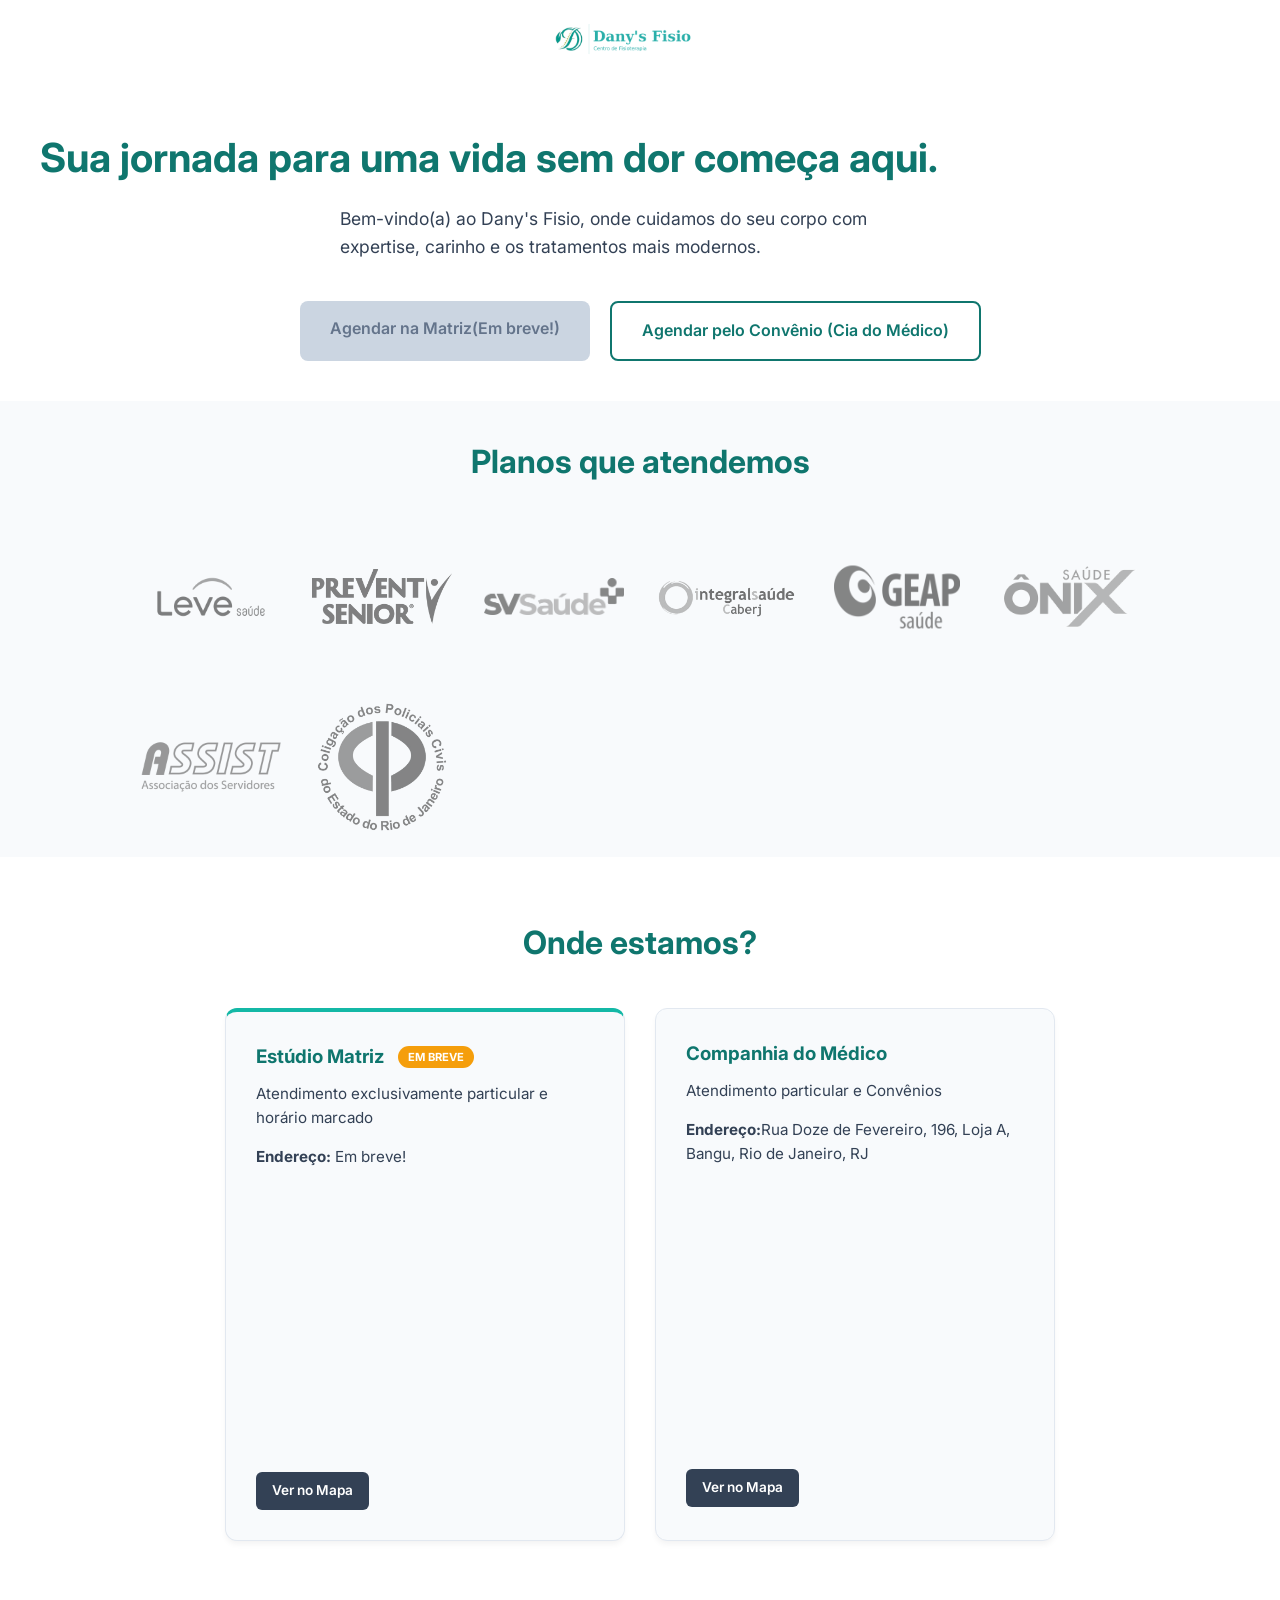
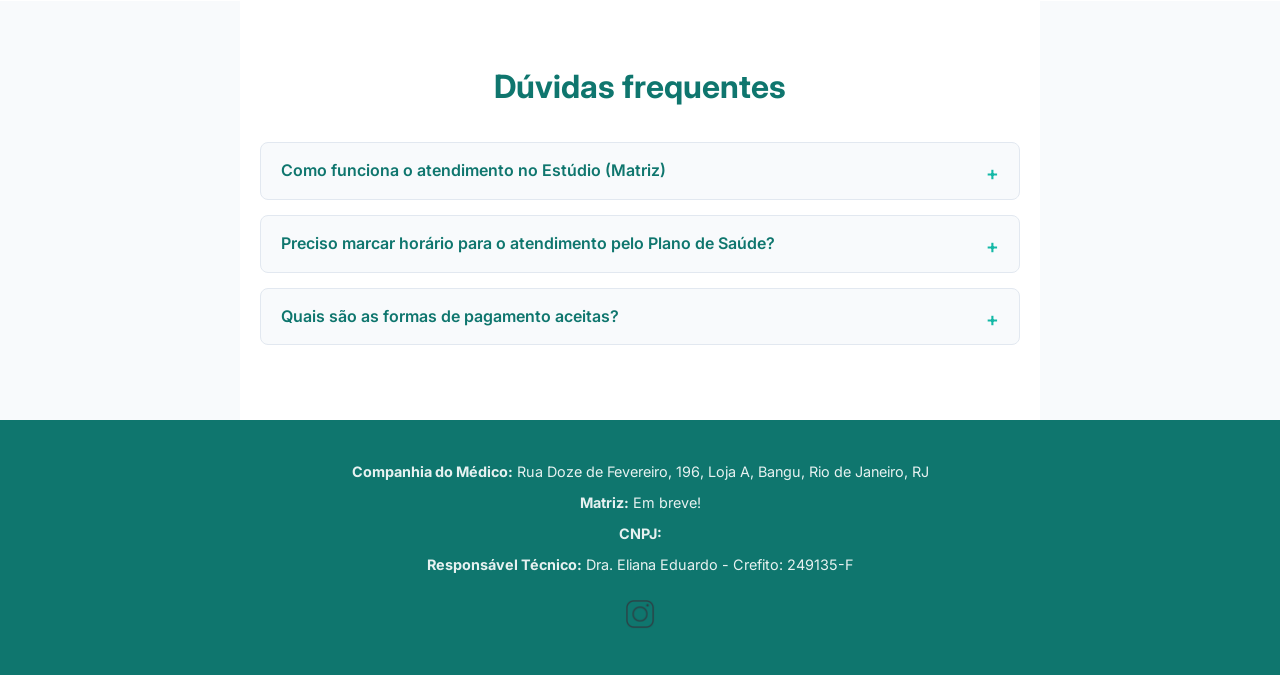
<file: index.html>
<!DOCTYPE html>
<html lang="pt-br">

<head>
    <meta charset="UTF-8">
    <meta name="viewport" content="width=device-width, initial-scale=1.0">
    <title>Dany's Fisio | Fisioterapia Particular e Convênios no RJ</title>
    <link rel="stylesheet" href="./src/style/style.css">
    <link rel="icon" type="image/svg+xml" href="favicon-danys-fisio.png" />

    <meta name="description"
        content="Especialistas em reabilitação traumato-ortopédica. Atendimento individualizado no Estúdio em Realengo e ampla cobertura de planos de saúde na Clínica em Bangu.">

    <meta property="og:title" content="Dany's Fisio | Agende sua Avaliação">
    <meta property="og:description" content="Recupere seu movimento com nossa equipe especializada.">
    <meta property="og:image" content="https://seusite.com.br/img/logo-danys.png">

    <!-- Google Tag Manager -->
    <script>(function(w,d,s,l,i){w[l]=w[l]||[];w[l].push({'gtm.start':
    new Date().getTime(),event:'gtm.js'});var f=d.getElementsByTagName(s)[0],
    j=d.createElement(s),dl=l!='dataLayer'?'&l='+l:'';j.async=true;j.src=
    'https://www.googletagmanager.com/gtm.js?id='+i+dl;f.parentNode.insertBefore(j,f);
    })(window,document,'script','dataLayer','GTM-NQ3Z3BPT');</script>
    <!-- End Google Tag Manager -->


</head>

<body>

    <!-- Google Tag Manager (noscript) -->
    <noscript><iframe src="https://www.googletagmanager.com/ns.html?id=GTM-NQ3Z3BPT"
    height="0" width="0" style="display:none;visibility:hidden"></iframe></noscript>
    <!-- End Google Tag Manager (noscript) -->
     

    <header>
        <img src="./img/logo-danys.png">

    </header>
    <main>

        <section id="hero-section">
            <div class="hero-content">
                <h1>Sua jornada para uma vida sem dor começa aqui.</h1>
                <p>Bem-vindo(a) ao Dany's Fisio, onde cuidamos do seu corpo com expertise, carinho e os tratamentos mais
                    modernos.</p>
            </div>
            
            <div class="btns-container">
                <a href="#" target="_blank" rel="noopener noreferrer" class="btn-particular btn-desativado">Agendar na Matriz(Em
                breve!)</a>
                <a href="https://wa.me/5521965126840?text=Olá!%20Estava%20no%20site%20e%20gostaria%20de%20informações%20sobre%20atendimento%20pelo%20PLANO%20DE%20SAÚDE."
                    target="_blank" rel="noopener noreferrer" class="btn-convenio">Agendar pelo Convênio (Cia do
                    Médico)</a>

            </div>

        </section>

        <section id="convenios">
            <h2>Planos que atendemos</h2>

            <div class="convenios-container">
                <img src="./img/convenios/leve-saude.webp" alt="logo leve saude">
                <img src="./img/convenios/prevent-senior.png" alt="logo prevent">
                <img src="./img/convenios/sv-saude.png" alt="logo sv saúde">
                <img src="./img/convenios/integral.png" alt="logo integral">
                <img src="./img/convenios/geap-saude.png" alt="logo geap saude">
                <img src="./img/convenios/logo-onix.webp" alt="logo onix">
                <img src="./img/convenios/assist.png" alt="logo assist">
                <img src="./img/convenios/colpol.png" alt="logo colpol">
            </div>
        </section>

        <section id="onde-estamos">
            <h2>Onde estamos?</h2>

            <div class="unidades-container">
                <div class="unidade-card destaque-card">
                    <h3>Estúdio Matriz <span class="badge-em-breve">Em breve</span></h3>
                    <p>Atendimento exclusivamente particular e horário marcado</p>
                    <p><strong>Endereço:</strong> Em breve!</p>
                    <iframe
                        src="https://www.google.com/maps/embed?pb=!1m18!1m12!1m3!1d58815.209230610235!2d-43.43797904999997!3d-22.878284049999998!2m3!1f0!2f0!3f0!3m2!1i1024!2i768!4f13.1!3m3!1m2!1s0x9961d6352b312f%3A0xdbcc937520fa83fc!2sRealengo%2C%20Rio%20de%20Janeiro%20-%20RJ!5e0!3m2!1spt-BR!2sbr!4v1781451944602!5m2!1spt-BR!2sbr"
                        loading="lazy" referrerpolicy="no-referrer-when-downgrade"></iframe>


                    <a href="https://maps.app.goo.gl/SbPoBujfpHyZrj6f6" target="_blank" rel="noopener noreferrer"
                        class="btn-mapa">Ver no Mapa</a>
                </div>

                <div class="unidade-card">
                    <h3>Companhia do Médico</h3>
                    <p>Atendimento particular e Convênios</p>
                    <p><strong>Endereço:</strong>Rua Doze de Fevereiro, 196, Loja A, Bangu, Rio de Janeiro, RJ</p>
                    <iframe
                        src="https://www.google.com/maps/embed?pb=!1m18!1m12!1m3!1d3675.977488352503!2d-43.465143924690544!3d-22.877289979275773!2m3!1f0!2f0!3f0!3m2!1i1024!2i768!4f13.1!3m3!1m2!1s0x9bdf9285124fd7%3A0x422f7a85e8ec6eaa!2sCia%20do%20M%C3%A9dico%20-%20Bangu!5e0!3m2!1spt-BR!2sbr!4v1781451605803!5m2!1spt-BR!2sbr"
                        loading="lazy" referrerpolicy="no-referrer-when-downgrade"></iframe>

                    <a href="https://maps.app.goo.gl/ca5zn2rhVJuXLrEH6" target="_blank" rel="noopener noreferrer"
                        class="btn-mapa">Ver no Mapa</a>
                </div>
            </div>

        </section>

        <section id="duvidas">
            <h2>Dúvidas frequentes</h2>
            <details>
                <summary>Como funciona o atendimento no Estúdio (Matriz)</summary>
                <p>No nosso estúdio matriz, o atendimento é 100% individualizado, com horário marcado, garantindo
                    privacidade e foco total na sua reabilitação.</p>
            </details>

            <details>
                <summary>Preciso marcar horário para o atendimento pelo Plano de Saúde?</summary>
                <p>Na nossa unidade clínica, o atendimento pelo plano de saúde ocorre com sua avaliação feita por hora
                    marcada e os retornos por ordem de chegada, permitindo maior flexibilidade para o seu dia a dia.</p>
            </details>

            <details>
                <summary>Quais são as formas de pagamento aceitas?</summary>
                <p>Para pagamentos particulares, aceitamos dinheiro, PIX, cartão de débito e crédito, nas duas unidades
                    de atendimento.</p>
            </details>


        </section>
    </main>

    <footer>
        <p><strong>Companhia do Médico:</strong> Rua Doze de Fevereiro, 196, Loja A, Bangu, Rio de Janeiro, RJ</p>
        <p><strong>Matriz:</strong> Em breve!</p>
        <p><strong>CNPJ:</strong></p>
        <p><strong>Responsável Técnico:</strong> Dra. Eliana Eduardo - Crefito: 249135-F</p>
        <a href="https://www.instagram.com/danys_fisio" target="_blank" rel="noopener noreferrer"><img
                src="./img/instagram.webp"></a>

    </footer>


</body>

</html>
</file>
<file: src/style/style.css>
/* 1. IMPORTANDO UMA FONTE MODERNA DO GOOGLE FONTS */
@import url('https://fonts.googleapis.com/css2?family=Inter:wght@400;600;700&display=swap');

/*variavies */
:root {
    --cor-primaria: #0F766E;
    --cor-destaque: #14B8A6;
    --cor-fundo: #F8FAFC;
    --cor-texto: #334155;
    --cor-branca: #FFFFFF;
}

/* RESET */

* {
    margin: 0;
    padding: 0;
    box-sizing: border-box;
    /* Impede que o layout quebre ao adicionar bordas */
}

/* INICIO */

body {
    font-family: 'Inter', sans-serif;
    background-color: var(--cor-fundo);
    color: var(--cor-texto);
    line-height: 1.6;
}

header {
    background-color: var(--cor-branca);
    padding: 20px;
    text-align: center;
    box-shadow: 0 4px 6px -1px rgba(0, 0, 0, 0.1);
}

header img {
    max-width: 180px;
    /* Evita que a logo fique gigante, limitando o tamanho */
}

#hero-section {
    padding: 2.5rem;
    background-color: var(--cor-branca);
    margin-bottom: 15px;
}

.hero-content h1 {
    font-size: 2.5rem;
    color: var(--cor-primaria);
    margin-bottom: 15px;
}

.hero-content p {
    font-size: 1.1rem;
    max-width: 600px;
    margin: 0 auto 40px auto;

}

/*botões */
.btns-container {
    display: flex;
    justify-content: center;
    gap: 20px;
    flex-wrap: wrap;
}

.btn-particular,
.btn-convenio {
    padding: 15px 30px;
    border-radius: 8px;
    text-decoration: none;
    font-weight: 600;
    font-size: 1rem;
    transition: all 0.3s ease;

}

.btn-particular {
    background-color: var(--cor-destaque);
    color: var(--cor-branca);
}

.btn-particular:hover {
    background-color: #0d9486;
    transform: translateY(-2px);
}

.btn-convenio {
    background-color: transparent;
    color: var(--cor-primaria);
    border: 2px solid var(--cor-primaria);
}

.btn-convenio:hover {
    background-color: var(--cor-primaria);
    color: var(--cor-branca);
}

/* Convenios */

#convenios {
    padding: 20px;
    background-color: var(--cor-fundo);
    text-align: center;
}

#convenios h2 {
    color: var(--cor-primaria);
    margin-bottom: 40px;
    font-size: 2rem;
}

.convenios-container {
    display: grid;
    grid-template-columns: repeat(auto-fit, minmax(120px, 1fr));
    gap: 30px;
    align-items: center;
    max-width: 1000px;
    margin: 0 auto;
}

.convenios-container img {
    width: 100%;
    max-width: 140px;
    margin: auto;
    filter: grayscale(100%) opacity(60%);
    transition: all 0.3s ease;
    cursor: pointer;
}

.convenios-container img:hover {
    filter: grayscale(0%) opacity(100%);
    transform: scale(1.05);
}

/* DUVIDAS */

#duvidas {
    padding: 60px 20px;
    background-color: var(--cor-branca);
    max-width: 800px;
    margin: 0 auto;
}

#duvidas h2 {
    text-align: center;
    color: var(--cor-primaria);
    margin-bottom: 30px;
    font-size: 2rem;
}

details {
    background-color: var(--cor-fundo);
    border-radius: 8px;
    margin-bottom: 15px;
    padding: 15px 20px;
    border: 1px solid #e2e8f0;
}

summary {
    font-weight: 600;
    color: var(--cor-primaria);
    cursor: pointer;
    list-style: none;
    position: relative;
    padding-right: 20px;
    /* Espaço para a seta */
}

summary::-webkit-details-marker {
    display: none;
}

summary::after {
    content: "+";
    position: absolute;
    right: 0;
    font-size: 1.2rem;
    color: var(--cor-destaque);
}

details[open] summary::after {
    content: "-";
}

details p {
    margin-top: 15px;
    color: #475569;
    font-size: 0.95rem;
}

/* ONDE ESTAMOS */
#onde-estamos {
    padding: 60px 20px;
    background-color: var(--cor-branca);
    text-align: center;

}

#onde-estamos h2 {
    color: var(--cor-primaria);
    margin-bottom: 40px;
    font-size: 2rem;
}

.unidades-container {
    display: flex;
    gap: 30px;
    justify-content: center;
    flex-wrap: wrap;
    max-width: 900px;
    margin: 0 auto;
}

.unidade-card iframe {
    width: 100%;
    height: 250px;
    border: none;
    border-radius: 8px;
    margin-top: 15px;
    margin-bottom: 15px;
}

.unidade-card {
    background-color: var(--cor-fundo);
    border-radius: 12px;
    padding: 30px;
    width: 100%;
    max-width: 400px;
    box-shadow: 0 4px 6px -1px rgba(0, 0, 0, 0.05);
    text-align: left;
    border: 1px solid #e2e8f0;
}

/* DESTAQUE PARA BOTÃO UNIDADE */
.destaque-card {
    border-top: 4px solid var(--cor-destaque);
}

.unidade-card h3 {
    color: var(--cor-primaria);
    margin-bottom: 10px;
}

.unidade-card p {
    font-size: 0.95rem;
    margin-bottom: 15px;
}

/* BOTÃO MAPA */
.btn-mapa {
    display: inline-block;
    padding: 8px 16px;
    background-color: var(--cor-texto);
    color: var(--cor-branca);
    text-decoration: none;
    border-radius: 6px;
    font-size: 0.85rem;
    font-weight: 600;
    transition: background 0.3s
}

.btn-mapa:hover {
    background-color: var(--cor-primaria);
}

/* FOOTER */
footer {
    background-color: var(--cor-primaria);
    color: var(--cor-branca);
    text-align: center;
    padding: 40px 20px;
    font-size: 0.9rem
}

footer p {
    margin-bottom: 8px;
    opacity: 0.9;
}

footer img {
    width: 30px;
    margin-top: 15px;
    transition: transform 0.3s ease;
}

footer img:hover {
    transform: scale(1.1);
}

/* EM BREVE - BOTÕES DESATIVADOS */
.badge-em-breve {
    background-color: #F59E0B;
    color: var(--cor-branca);
    font-size: 0.7rem;
    font-weight: 700;
    text-transform: uppercase;
    padding: 4px 10px;
    border-radius: 12px;
    margin-left: 10px;
    vertical-align: middle;
}
.btn-desativado {
    background-color: #CBD5E1 !important;
    color: #64748B !important;
    cursor: not-allowed;
    pointer-events: none;
    box-shadow: none;
    transform: none !important;

}

/* RESPONSIVIDADE */

@media (max-width: 768px) {
    .hero-content h1 {
        font-size: 2rem;
    }
    .btns-container {
        flex-direction: column;
    }
}
</file>
